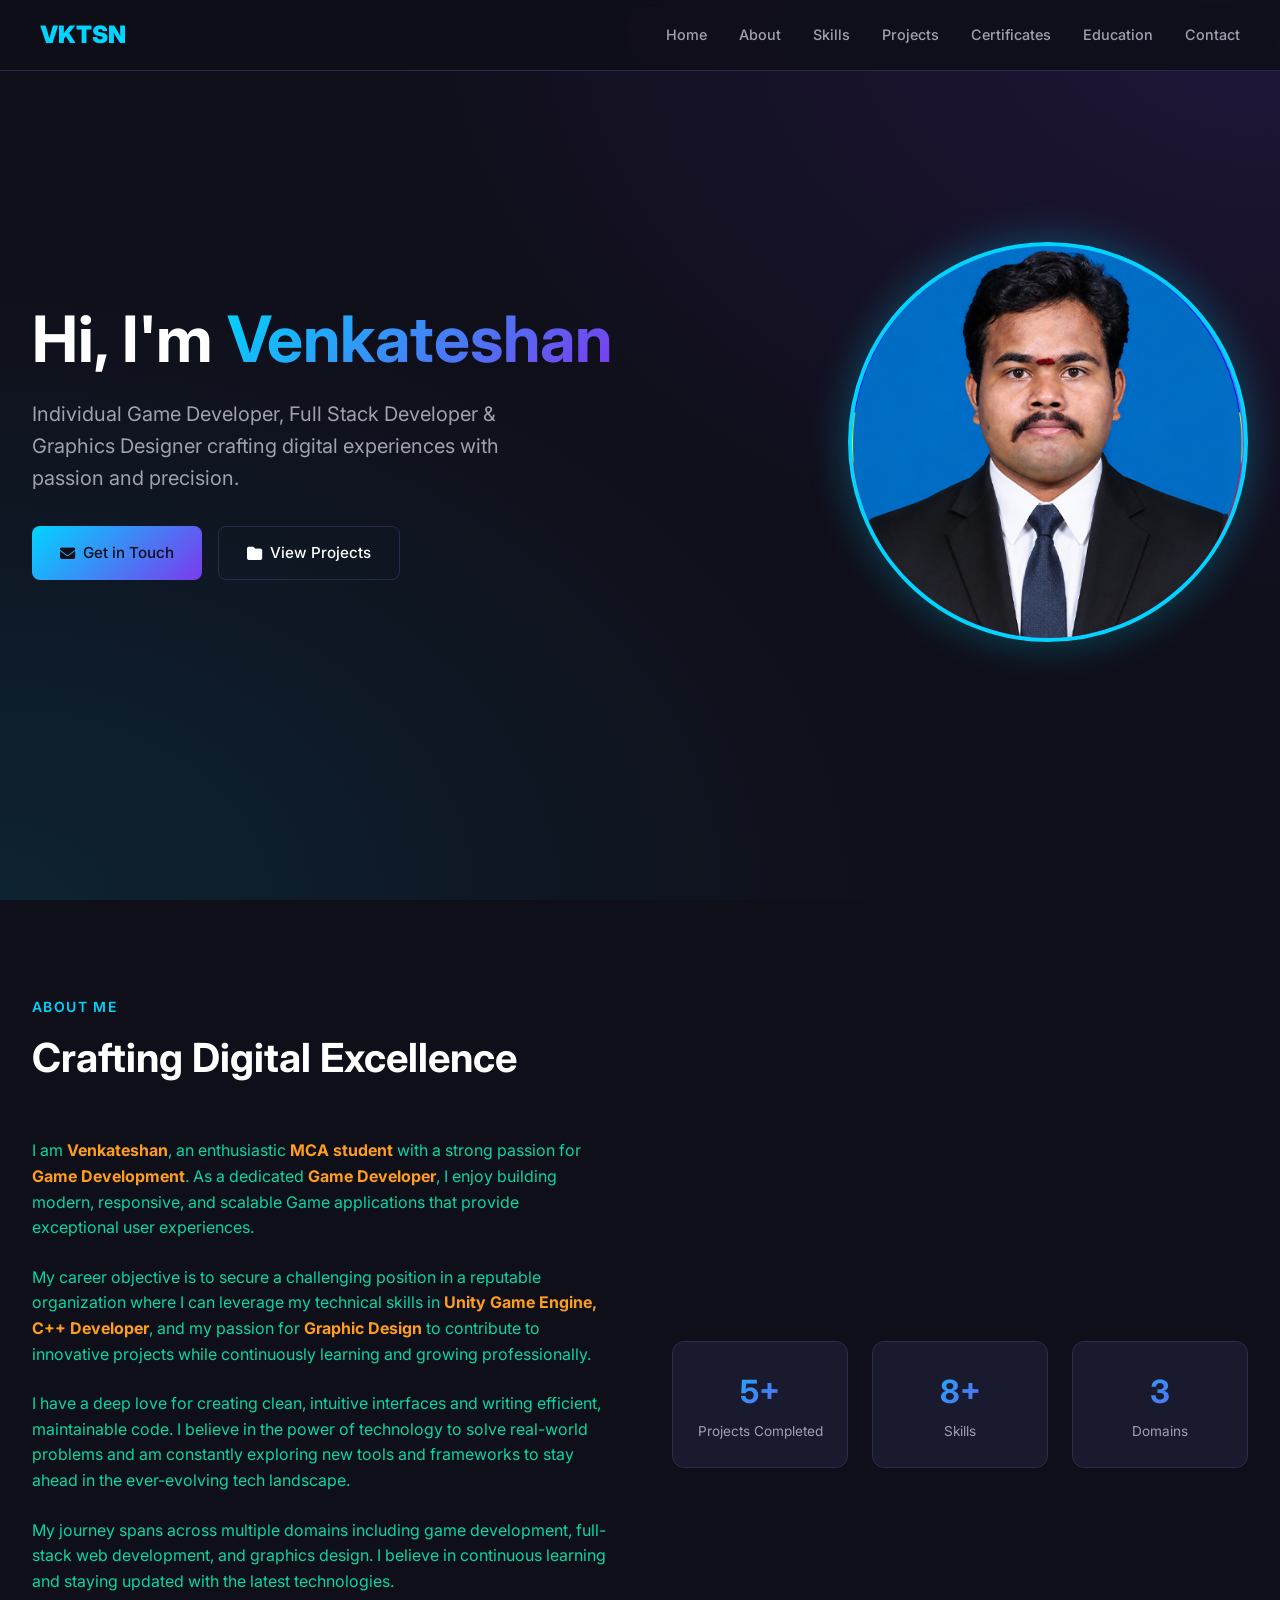
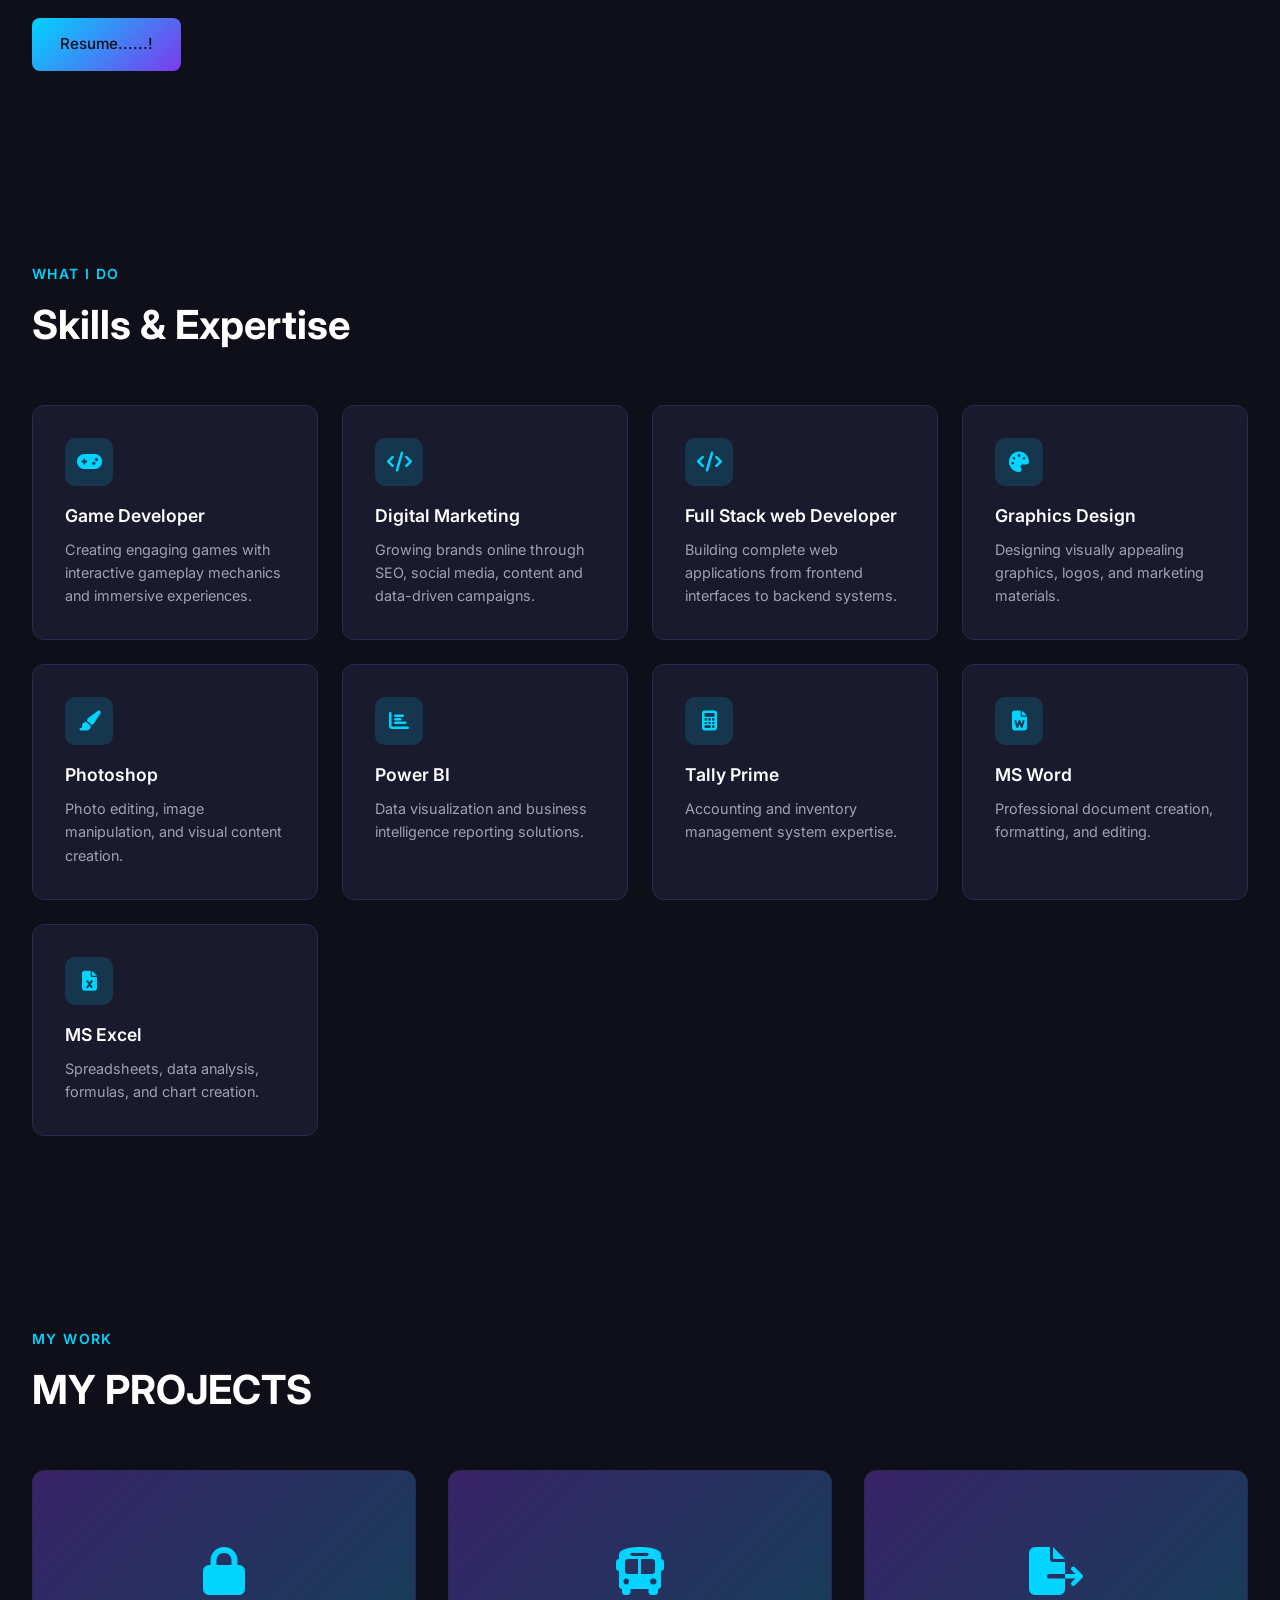
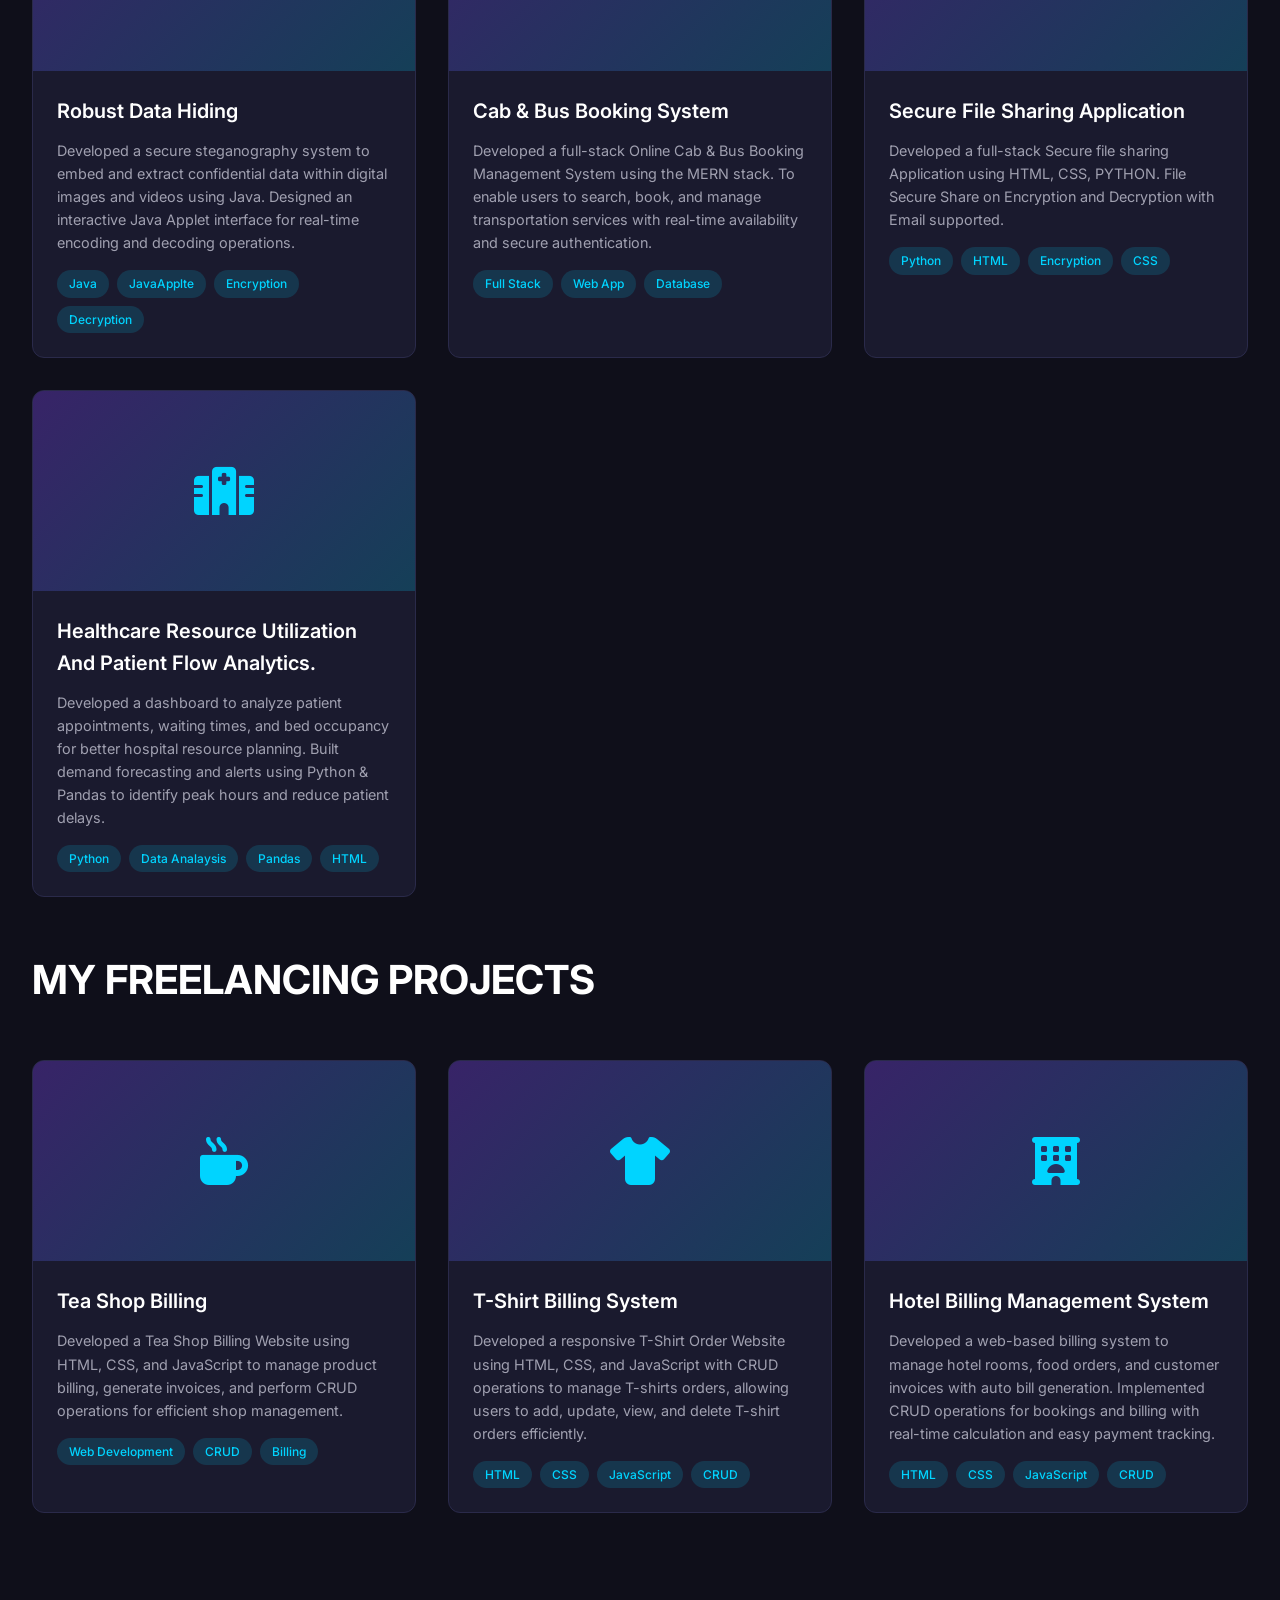
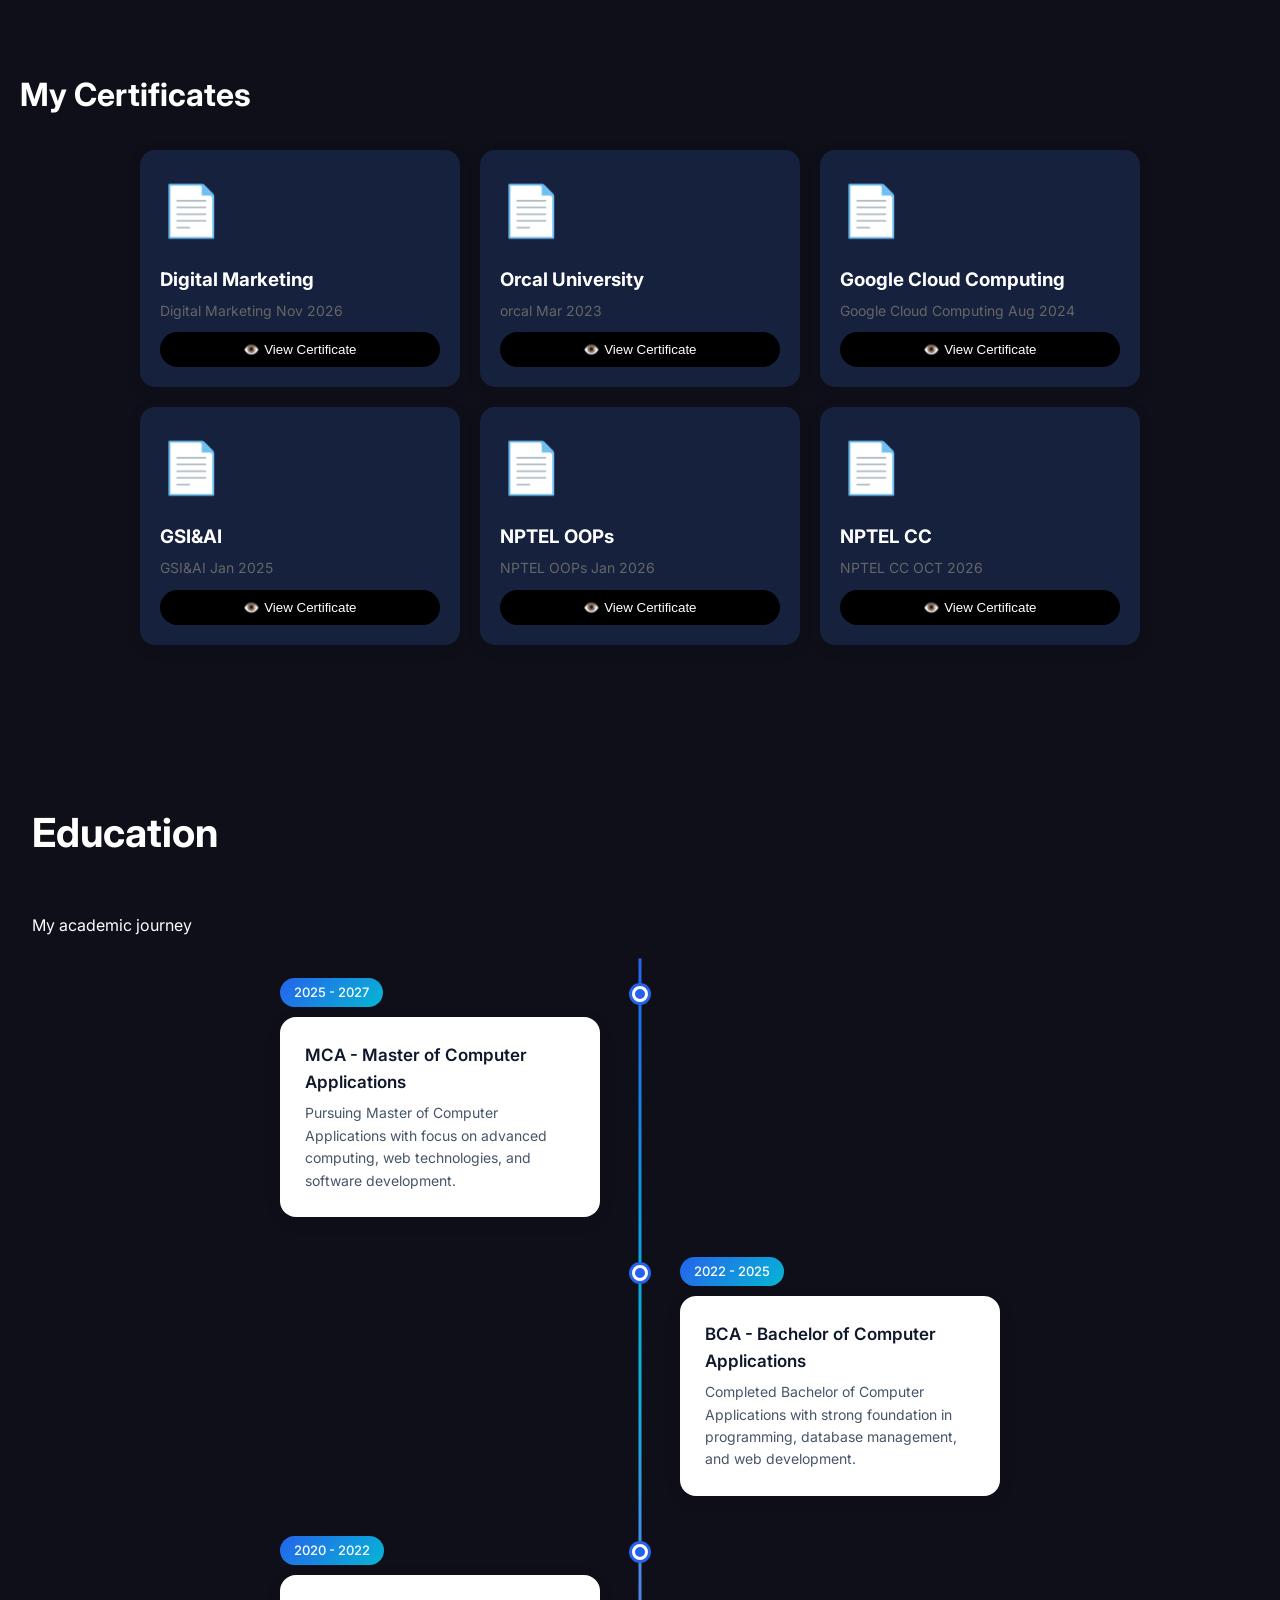
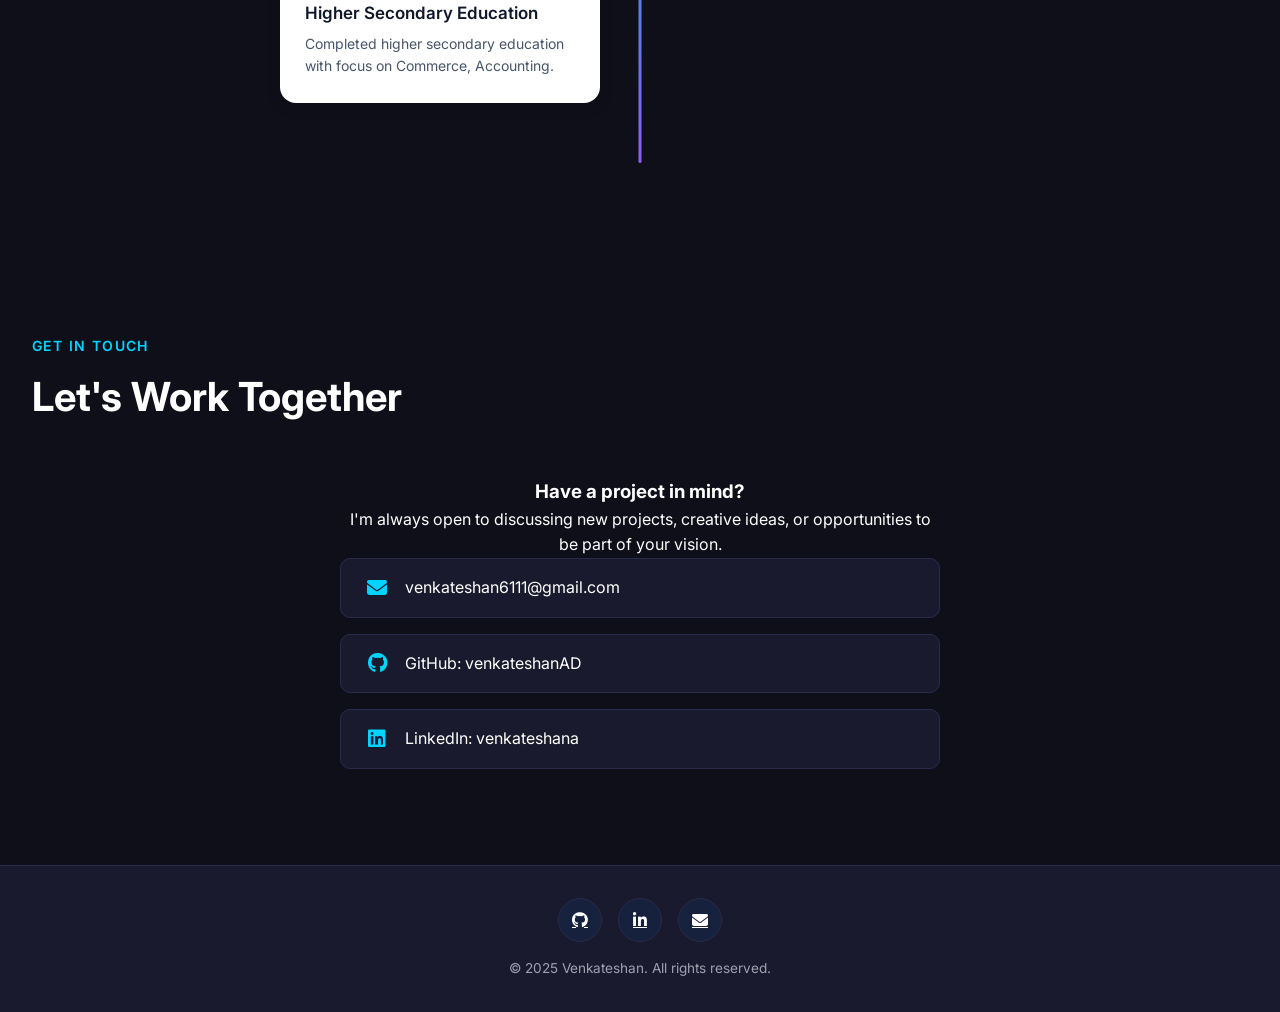
<file: index.html>
<!DOCTYPE html>
<html lang="en">

<head>
    <meta charset="UTF-8">
    <meta name="viewport" content="width=device-width, initial-scale=1.0">
    <title>Venkateshan | Portfolio</title>

    <meta name="description"
        content="Hi, I'm Venkateshan A from Vellore. MCA Student, Digital Marketing, Web Developer, Graphic Designer & Data Analyst. Check my projects, freelancing works & skills.">

    <meta name="keywords"
        content="  VKTSN AD portfolio Venkateshan A, Venkateshan AD portfolio, digital marketing Vellore, web developer Vellore, MCA student portfolio, graphic designer Vellore">

    <meta name="author" content="Venkateshan A">

    <link href="https://fonts.googleapis.com/css2?family=Inter:wght@300;400;500;600;700&display=swap" rel="stylesheet">
    <link rel="stylesheet" href="https://cdnjs.cloudflare.com/ajax/libs/font-awesome/6.4.0/css/all.min.css">
    <link rel="stylesheet" href="styles.css">
</head>

<body>

    <!-- Navigation Bar -->
    <nav>
        <div class="nav-content">
            <a href="#home" class="logo"
                style="font-size: 1.5rem; font-weight: 900; color: var(--accent); text-decoration: none;">VKTSN</a>
            <button class="menu-toggle" aria-label="Toggle menu">
                <i class="fas fa-bars"></i>
            </button>
            <ul class="nav-links">
                <li><a href="#home">Home</a></li>
                <li><a href="#about">About</a></li>
                <li><a href="#skills">Skills</a></li>
                <li><a href="#projects">Projects</a></li>
                <li><a href="#certificates">Certificates</a></li>
                <li><a href="#education">Education</a></li>
                
                <li><a href="#contact">Contact</a></li>
            </ul>
        </div>
    </nav>

    <!-- Hero Section -->
    <section class="hero" id="home">
        <div class="hero-wrapper">
            <div class="hero-content fade-in">
                <h1>Hi, I'm <span>Venkateshan</span></h1>
                <p>Individual Game Developer, Full Stack Developer & Graphics Designer crafting digital experiences with
                    passion and precision.</p>
                <div class="hero-buttons">
                    <a href="#contact" class="btn btn-primary">
                        <i class="fas fa-envelope"></i> Get in Touch
                    </a>
                    <a href="#projects" class="btn btn-secondary">
                        <i class="fas fa-folder"></i> View Projects
                    </a>
                </div>
            </div>
            <div class="hero-image fade-in">
                <img src="ph/vnkt.png" alt="Venkateshan" class="profile-photo">
            </div>
        </div>
    </section>


    <!-- About Me Section -->
    <section id="about">
        <div class="section-label">About Me</div>
        <h2 class="section-title">Crafting Digital Excellence</h2>
        <div class="about-grid">
            <div class="about-text fade-in">
                <p>I am <strong>Venkateshan</strong>, an enthusiastic <strong>MCA student</strong> with a strong passion
                    for
                    <strong>Game Development</strong>. As a dedicated <strong>Game Developer</strong>, I enjoy
                    building modern, responsive, and scalable Game applications that provide exceptional user
                    experiences.
                </p>
                <p>My career objective is to secure a challenging position in a reputable organization where I can
                    leverage my
                    technical skills in <strong>Unity Game Engine, C++ Developer</strong>, and my passion for
                    <strong>Graphic Design</strong> to contribute to innovative projects while continuously learning and
                    growing
                    professionally.
                </p>
                <p>I have a deep love for creating clean, intuitive interfaces and writing efficient, maintainable code.
                    I
                    believe in the power of technology to solve real-world problems and am constantly exploring new
                    tools and
                    frameworks to stay ahead in the ever-evolving tech landscape.</p>
                <p>My journey spans across multiple domains including game development, full-stack web development, and
                    graphics design. I believe in continuous learning and staying updated with the latest technologies.
                </p>

                <a href="ph/Venkateshan_Resume.pdf" download="" class="btn btn-primary"> Resume......!</a>

            </div>
            <div class="about-stats fade-in">
                <div class="stat">
                    <div class="stat-number">5+</div>
                    <div class="stat-label">Projects Completed</div>
                </div>
                <div class="stat">
                    <div class="stat-number">8+</div>
                    <div class="stat-label">Skills</div>
                </div>
                <div class="stat">
                    <div class="stat-number">3</div>
                    <div class="stat-label">Domains</div>
                </div>
            </div>
        </div>
    </section>


    <!-- Skills Section -->
    <section id="skills">
        <div class="section-label">What I Do</div>
        <h2 class="section-title">Skills & Expertise</h2>
        <div class="skills-grid">
            <div class="skill-card fade-in">
                <div class="skill-icon">
                    <i class="fas fa-gamepad"></i>
                </div>
                <h3>Game Developer</h3>
                <p>Creating engaging games with interactive gameplay mechanics and immersive experiences.</p>
            </div>
            <div class="skill-card fade-in">
                <div class="skill-icon">
                    <i class="fas fa-code"></i>
                </div>
                <h3>Digital Marketing</h3>
                <p>Growing brands online through SEO, social media, content and data-driven campaigns.</p>
            </div>

            <div class="skill-card fade-in">
                <div class="skill-icon">
                    <i class="fas fa-code"></i>
                </div>
                <h3>Full Stack web Developer</h3>
                <p>Building complete web applications from frontend interfaces to backend systems.</p>
            </div>
            <div class="skill-card fade-in">
                <div class="skill-icon">
                    <i class="fas fa-palette"></i>
                </div>
                <h3>Graphics Design</h3>
                <p>Designing visually appealing graphics, logos, and marketing materials.</p>
            </div>
            <div class="skill-card fade-in">
                <div class="skill-icon">
                    <i class="fas fa-paint-brush"></i>
                </div>
                <h3>Photoshop</h3>
                <p>Photo editing, image manipulation, and visual content creation.</p>
            </div>
            <div class="skill-card fade-in">
                <div class="skill-icon">
                    <i class="fas fa-chart-bar"></i>
                </div>
                <h3>Power BI</h3>
                <p>Data visualization and business intelligence reporting solutions.</p>
            </div>
            <div class="skill-card fade-in">
                <div class="skill-icon">
                    <i class="fas fa-calculator"></i>
                </div>
                <h3>Tally Prime</h3>
                <p>Accounting and inventory management system expertise.</p>
            </div>
            <div class="skill-card fade-in">
                <div class="skill-icon">
                    <i class="fas fa-file-word"></i>
                </div>
                <h3>MS Word</h3>
                <p>Professional document creation, formatting, and editing.</p>
            </div>
            <div class="skill-card fade-in">
                <div class="skill-icon">
                    <i class="fas fa-file-excel"></i>
                </div>
                <h3>MS Excel</h3>
                <p>Spreadsheets, data analysis, formulas, and chart creation.</p>
            </div>
        </div>
    </section>

    <!-- Projects Section -->
    <section id="projects">
        <div class="section-label">My Work</div>
        <h2 class="section-title">MY PROJECTS</h2>
        <div class="projects-grid">
            <div class="project-card fade-in">
                <div class="project-image">
                    <i class="fas fa-lock"></i>
                </div>
                <div class="project-content">
                    <h3>Robust Data Hiding</h3>
                    <p>Developed a secure steganography system to embed and extract confidential data within digital
                        images and videos using Java.
                        Designed an interactive Java Applet interface for real-time encoding and decoding operations.
                    </p>
                    <div class="project-tags">
                        <span class="project-tag">Java</span>
                        <span class="project-tag">JavaApplte</span>
                        <span class="project-tag">Encryption</span>
                        <span class="project-tag">Decryption</span>
                    </div>
                </div>
            </div>
            <div class="project-card fade-in">
                <div class="project-image">
                    <i class="fas fa-bus"></i>
                </div>
                <div class="project-content">
                    <h3>Cab & Bus Booking System</h3>
                    <p> Developed a full-stack Online Cab & Bus Booking Management System using the MERN stack.
                        To enable users to search, book, and manage transportation services with real-time availability
                        and secure authentication.</p>
                    <div class="project-tags">
                        <span class="project-tag">Full Stack</span>
                        <span class="project-tag">Web App</span>
                        <span class="project-tag">Database</span>
                    </div>
                </div>
            </div>

            <div class="project-card fade-in">
                <div class="project-image">
                    <i class="fa-solid fa-file-export"></i>
                </div>
                <div class="project-content">
                    <h3> Secure File Sharing Application</h3>
                    <p>Developed a full-stack Secure file sharing Application using HTML, CSS, PYTHON.
                        File Secure Share on Encryption and Decryption with Email supported.</p>
                    <div class="project-tags">
                        <span class="project-tag">Python</span>
                        <span class="project-tag">HTML</span>
                        <span class="project-tag">Encryption</span>
                        <span class="project-tag">CSS</span>
                    </div>
                </div>
            </div>

            <div class="project-card fade-in">
                <div class="project-image">
                    <i class="fa-solid fa-hospital"></i>
                </div>
                <div class="project-content">
                    <h3>Healthcare Resource Utilization And Patient Flow Analytics.</h3>
                    <p>Developed a dashboard to analyze patient appointments, waiting times, and bed occupancy for
                        better hospital resource planning.
                        Built demand forecasting and alerts using Python & Pandas to identify peak hours and reduce
                        patient delays.
                    </p>
                    <div class="project-tags">
                        <span class="project-tag">Python</span>
                        <span class="project-tag">Data Analaysis </span>
                        <span class="project-tag">Pandas</span>
                        <span class="project-tag">HTML</span>
                    </div>
                </div>
            </div>
        </div>

        <br><br>

        <h2 class="section-title">MY FREELANCING PROJECTS</h2>
        <div class="projects-grid">

            <div class="project-card fade-in">
                <div class="project-image">
                    <i class="fas fa-mug-hot"></i>
                </div>
                <div class="project-content">
                    <h3>Tea Shop Billing</h3>
                    <p>Developed a Tea Shop Billing Website using HTML, CSS, and JavaScript to manage product
                        billing, generate invoices, and perform CRUD operations for efficient shop management.</p>
                    <div class="project-tags">
                        <span class="project-tag">Web Development</span>
                        <span class="project-tag">CRUD</span>
                        <span class="project-tag">Billing</span>
                    </div>
                </div>
            </div>
            <div class="project-card fade-in">
                <div class="project-image">
                    <i class="fas fa-tshirt"></i>
                </div>
                <div class="project-content">
                    <h3>T-Shirt Billing System</h3>
                    <p>Developed a responsive T-Shirt Order Website using HTML, CSS, and JavaScript with CRUD operations
                        to
                        manage T-shirts orders, allowing users to add, update, view, and delete T-shirt orders
                        efficiently.</p>
                    <div class="project-tags">
                        <span class="project-tag">HTML</span>
                        <span class="project-tag">CSS</span>
                        <span class="project-tag">JavaScript</span>
                        <span class="project-tag">CRUD</span>
                    </div>
                </div>
            </div>

            <div class="project-card fade-in">
                <div class="project-image">
                    <i class="fa-solid fa-hotel"></i>
                </div>
                <div class="project-content">
                    <h3>Hotel Billing Management System </h3>
                    <p>Developed a web-based billing system to manage hotel rooms, food orders, and customer invoices
                        with auto bill generation.
                        Implemented CRUD operations for bookings and billing with real-time calculation and easy payment
                        tracking.</p>
                    <div class="project-tags">
                        <span class="project-tag">HTML</span>
                        <span class="project-tag">CSS</span>
                        <span class="project-tag">JavaScript</span>
                        <span class="project-tag">CRUD</span>
                    </div>
                </div>
            </div>

        </div>
    </section>

    <!-- CERTIFICATES PDF SECTION START -->
    <section id="certificates" style="padding: 60px 20px; ">
        <h2 style="font-size: 32px; margin-bottom: 30px;">My Certificates</h2>

        <div style="display: flex; flex-wrap: wrap; justify-content: center; gap: 20px;">

            <!-- Certificate 1 - PDF -->
            <div
                style="background: #16213e; border-radius: 15px; box-shadow: 0 4px 15px rgba(0,0,0,0.1); width: 320px; padding: 20px;">
                <div style="font-size: 50px;">📄</div>
                <h3 style="margin: 15px 0 5px;">Digital Marketing</h3>
                <p style="color: #666; font-size: 14px;">Digital Marketing Nov 2026</p>
                <button onclick="viewCertificatePDF('certifcates/Venkateshan_A_Certificate.pdf', 'Digital Marketing ')"
                    style="background: #000; color: #fff; border: none; padding: 10px 20px; border-radius: 25px; cursor: pointer; margin-top: 10px; width: 100%;">
                    👁️ View Certificate
                </button>
            </div>

            <div
                style="background: #16213e; border-radius: 15px; box-shadow: 0 4px 15px rgba(0,0,0,0.1); width: 320px; padding: 20px;">
                <div style="font-size: 50px;">📄</div>
                <h3 style="margin: 15px 0 5px;">Orcal University</h3>
                <p style="color: #666; font-size: 14px;">orcal Mar 2023</p>
                <button onclick="viewCertificatePDF('certifcates/cr 5.pdf', 'orcal')"
                    style="background: #000; color: #fff; border: none; padding: 10px 20px; border-radius: 25px; cursor: pointer; margin-top: 10px; width: 100%;">
                    👁️ View Certificate
                </button>
            </div>

            <div
                style="background: #16213e; border-radius: 15px; box-shadow: 0 4px 15px rgba(0,0,0,0.1); width: 320px; padding: 20px;">
                <div style="font-size: 50px;">📄</div>
                <h3 style="margin: 15px 0 5px;">Google Cloud Computing</h3>
                <p style="color: #666; font-size: 14px;">Google Cloud Computing Aug 2024</p>
                <button onclick="viewCertificatePDF('certifcates/cr 1.pdf', 'Google Cloud Computing')"
                    style="background: #000; color: #fff; border: none; padding: 10px 20px; border-radius: 25px; cursor: pointer; margin-top: 10px; width: 100%;">
                    👁️ View Certificate
                </button>
            </div>

            <div
                style="background: #16213e; border-radius: 15px; box-shadow: 0 4px 15px rgba(0,0,0,0.1); width: 320px; padding: 20px;">
                <div style="font-size: 50px;">📄</div>
                <h3 style="margin: 15px 0 5px;">GSI&AI</h3>
                <p style="color: #666; font-size: 14px;">GSI&AI Jan 2025</p>
                <button onclick="viewCertificatePDF('certifcates/cr 2.pdf', 'GSI&AI Marketing ')"
                    style="background: #000; color: #fff; border: none; padding: 10px 20px; border-radius: 25px; cursor: pointer; margin-top: 10px; width: 100%;">
                    👁️ View Certificate
                </button>
            </div>

            <div
                style="background: #16213e; border-radius: 15px; box-shadow: 0 4px 15px rgba(0,0,0,0.1); width: 320px; padding: 20px;">
                <div style="font-size: 50px;">📄</div>
                <h3 style="margin: 15px 0 5px;">NPTEL OOPs</h3>
                <p style="color: #666; font-size: 14px;">NPTEL OOPs Jan 2026</p>
                <button onclick="viewCertificatePDF('certifcates/cr 4.pdf', 'GSI&AI Marketing ')"
                    style="background: #000; color: #fff; border: none; padding: 10px 20px; border-radius: 25px; cursor: pointer; margin-top: 10px; width: 100%;">
                    👁️ View Certificate
                </button>
            </div>

            <div
                style="background: #16213e; border-radius: 15px; box-shadow: 0 4px 15px rgba(0,0,0,0.1); width: 320px; padding: 20px;">
                <div style="font-size: 50px;">📄</div>
                <h3 style="margin: 15px 0 5px;">NPTEL CC</h3>
                <p style="color: #666; font-size: 14px;">NPTEL CC OCT 2026</p>
                <button onclick="viewCertificatePDF('certifcates/cr 3.pdf', 'GSI&AI Marketing ')"
                    style="background: #000; color: #fff; border: none; padding: 10px 20px; border-radius: 25px; cursor: pointer; margin-top: 10px; width: 100%;">
                    👁️ View Certificate
                </button>
            </div>

        </div>
    </section>

    <!-- PDF POPUP / MODAL -->
    <div id="certModal"
        style="display: none; position: fixed; top: 0; left: 0; width: 100%; height: 100%; background: rgba(0,0,0,0.9); z-index: 9999; justify-content: center; align-items: center; flex-direction: column; padding: 15px; box-sizing: border-box;">
        <span onclick="closeCertificate()"
            style="color: #fff; font-size: 35px; cursor: pointer; position: absolute; top: 10px; right: 25px;">&times;</span>
        <h3 id="certTitle" style="color: #fff; margin-bottom: 12px; text-align: center; font-size: 18px;"></h3>

        <!-- PDF inga theriyum da -->
        <iframe id="certPDF" src=""
            style="width: 95%; max-width: 900px; height: 75vh; background: #fff; border-radius: 10px; border: none;"></iframe>

        <div style="display: flex; gap: 10px; margin-top: 15px; flex-wrap: wrap; justify-content: center;">
            <a id="certOpenNew" href="" target="_blank"
                style="background: #fff; color: #000; padding: 10px 20px; border-radius: 25px; text-decoration: none; font-weight: bold;">🔗
                Open in New Tab</a>
            <a id="certDownload" href="" download
                style="background: #FFD700; color: #000; padding: 10px 20px; border-radius: 25px; text-decoration: none; font-weight: bold;">⬇️
                Download</a>
        </div>
    </div>

    <!-- education Section -->

    <section id="education" class="education section">
        <div class="container">
            <h2 class="section-title">Education</h2>
            <p class="section-subtitle">My academic journey</p>

            <div class="timeline">

                <div class="timeline-item">
                    <div class="timeline-dot"></div>
                    <div class="timeline-date">2025 - 2027</div>
                    <div class="timeline-content">
                        <h3>MCA - Master of Computer Applications</h3>
                        <p>Pursuing Master of Computer Applications with focus on advanced computing, web technologies,
                            and software development.</p>
                    </div>
                </div>

                <div class="timeline-item">
                    <div class="timeline-dot"></div>
                    <div class="timeline-date">2022 - 2025</div>
                    <div class="timeline-content">
                        <h3>BCA - Bachelor of Computer Applications</h3>
                        <p>Completed Bachelor of Computer Applications with strong foundation in programming, database
                            management, and web development.</p>
                    </div>
                </div>

                <div class="timeline-item">
                    <div class="timeline-dot"></div>
                    <div class="timeline-date">2020 - 2022</div>
                    <div class="timeline-content">
                        <h3>Higher Secondary Education</h3>
                        <p>Completed higher secondary education with focus on Commerce, Accounting.</p>
                    </div>
                </div>
            </div>
        </div>
    </section>

    <!-- Contact Section -->
    <section id="contact">
        <div class="section-label">Get in Touch</div>
        <h2 class="section-title">Let's Work Together</h2>
        <div class="contact-wrapper">
            <div class="contact-info fade-in">
                <h3>Have a project in mind?</h3>
                <p>I'm always open to discussing new projects, creative ideas, or opportunities to be part of your
                    vision.</p>
                <div class="contact-links">
                    <a href="mailto:venkateshan6111@gmail.com" class="contact-link">
                        <i class="fas fa-envelope"></i>
                        <span>venkateshan6111@gmail.com</span>
                    </a>
                    <a href="https://github.com/venkateshanAD" class="contact-link" target="_blank">
                        <i class="fab fa-github"></i>
                        <span>GitHub: venkateshanAD</span>
                    </a>
                    <a href="https://www.linkedin.com/in/venkateshan-a-885405349/" class="contact-link" target="_blank">
                        <i class="fab fa-linkedin"></i>
                        <span>LinkedIn: venkateshana</span>
                    </a>
                </div>
            </div>
        </div>
    </section>

    <script>
        function viewCertificatePDF(pdfSrc, title) {
            document.getElementById('certPDF').src = pdfSrc;
            document.getElementById('certTitle').innerText = title;
            document.getElementById('certDownload').href = pdfSrc;
            document.getElementById('certOpenNew').href = pdfSrc;
            document.getElementById('certModal').style.display = 'flex';
            document.body.style.overflow = 'hidden'; // background scroll aagama iruka
        }
        function closeCertificate() {
            document.getElementById('certModal').style.display = 'none';
            document.getElementById('certPDF').src = '';
            document.body.style.overflow = 'auto';
        }
        // Veliya click panna moodum
        document.getElementById('certModal').addEventListener('click', function (e) {
            if (e.target.id === 'certModal') closeCertificate();
        });
    </script>
    <!-- CERTIFICATES PDF SECTION END -->

    <!-- Footer Section -->
    <footer>
        <div class="social-links">
            <a href="https://github.com/venkateshanAD" target="_blank" aria-label="GitHub">
                <i class="fab fa-github"></i>
            </a>
            <a href="https://www.linkedin.com/in/venkateshan-a-885405349/" target="_blank" aria-label="LinkedIn">
                <i class="fab fa-linkedin-in"></i>
            </a>
            <a href="mailto:venkateshan6111@gmail.com" aria-label="Email">
                <i class="fas fa-envelope"></i>
            </a>
        </div>
        <p class="copyright">&copy; 2025 Venkateshan. All rights reserved.</p>
    </footer>

    <script src="script.js"></script>
</body>

</html>
</file>
<file: styles.css>
* {
    margin: 0;
    padding: 0;
    box-sizing: border-box;
}

:root {
    --bg-primary: #0f0f1a;
    --bg-secondary: #1a1a2e;
    --bg-tertiary: #16213e;
    --text-primary: #ffffff;
    --text-secondary: #a0a0b0;
    --accent: #00d4ff;
    --accent-secondary: #7c3aed;
    --accent-light: rgba(0, 212, 255, 0.15);
    --border: #2a2a4a;
}

html {
    scroll-behavior: smooth;
}

body {
    font-family: 'Inter', sans-serif;
    background: var(--bg-primary);
    color: var(--text-primary);
    line-height: 1.6;
}

nav {
    position: fixed;
    top: 0;
    left: 0;
    right: 0;
    background: rgba(15, 15, 26, 0.9);
    backdrop-filter: blur(10px);
    z-index: 1000;
    padding: 1rem 2rem;
    border-bottom: 1px solid var(--border);
}

.nav-content {
    max-width: 1200px;
    margin: 0 auto;
    display: flex;
    justify-content: space-between;
    align-items: center;
}

.logo {
    font-size: 1.25rem;
    font-weight: 600;
    color: var(--text-primary);
    text-decoration: none;
}

.logo span {
    color: var(--accent);
}

.nav-links {
    display: flex;
    gap: 2rem;
    list-style: none;
}

.nav-links a {
    color: var(--text-secondary);
    text-decoration: none;
    font-size: 0.9rem;
    font-weight: 500;
    transition: color 0.3s;
}

.nav-links a:hover {
    color: var(--accent);
}

.menu-toggle {
    display: none;
    background: none;
    border: none;
    font-size: 1.5rem;
    cursor: pointer;
    color: var(--text-primary);
}

section {
    padding: 6rem 2rem;
    max-width: 1350px;
    margin: 0 auto;
}

.hero {
    min-height: 100vh;
    display: flex;
    align-items: center;
    padding-top: 80px;
    background: radial-gradient(ellipse at top right, rgba(124, 58, 237, 0.15) 0%, transparent 50%),
        radial-gradient(ellipse at bottom left, rgba(0, 212, 255, 0.1) 0%, transparent 50%);
}

.hero-wrapper {
    display: flex;
    align-items: center;
    justify-content: space-between;
    gap: 4rem;
    width: 100%;
}

.hero-content {
    flex: 1;
    max-width: 600px;
}

.hero-image {
    flex-shrink: 0;
}

.profile-photo {
    width: 400px;
    height: 400px;
    border-radius: 50%;
    object-fit: cover;
    border: 4px solid var(--accent);
    box-shadow: 0 0 40px rgba(0, 212, 255, 0.3);
    background: linear-gradient(135deg, var(--accent) 0%, var(--accent-secondary) 100%);
    display: flex;
    align-items: center;
    justify-content: center;
    font-size: 8rem;
}

.hero h1 {
    font-size: clamp(2.5rem, 6vw, 4rem);
    font-weight: 700;
    line-height: 1.1;
    margin-bottom: 1.5rem;
}

.hero h1 span {
    background: linear-gradient(135deg, var(--accent) 0%, var(--accent-secondary) 100%);
    -webkit-background-clip: text;
    -webkit-text-fill-color: transparent;
    background-clip: text;
}

.hero p {
    font-size: 1.25rem;
    color: var(--text-secondary);
    margin-bottom: 2rem;
    max-width: 500px;
}

.hero-buttons {
    display: flex;
    gap: 1rem;
    flex-wrap: wrap;
}

.btn {
    display: inline-flex;
    align-items: center;
    gap: 0.5rem;
    padding: 0.875rem 1.75rem;
    border-radius: 8px;
    font-weight: 500;
    text-decoration: none;
    transition: all 0.3s;
    font-size: 0.95rem;
}

.btn-primary {
    background: linear-gradient(135deg, var(--accent) 0%, var(--accent-secondary) 100%);
    color: #0f0f1a;
}

.btn-primary:hover {
    transform: translateY(-2px);
    box-shadow: 0 8px 25px rgba(0, 212, 255, 0.3);
}

.btn-secondary {
    background: transparent;
    color: var(--text-primary);
    border: 1px solid var(--border);
}

.btn-secondary:hover {
    border-color: var(--accent);
    background: var(--accent-light);
}

.section-label {
    font-size: 0.875rem;
    font-weight: 600;
    text-transform: uppercase;
    letter-spacing: 0.1em;
    color: var(--accent);
    margin-bottom: 0.5rem;
}

.section-title {
    font-size: 2.5rem;
    font-weight: 700;
    margin-bottom: 3rem;
}

.about-grid {
    display: grid;
    grid-template-columns: 1fr 1fr;
    gap: 4rem;
    align-items: center;
}

.about-text p {
    color: #09d6a3;
    margin-bottom: 1.5rem;
}

.about-text strong {
  color: #ff9e1e;
}

.about-stats {
    display: grid;
    grid-template-columns: repeat(3, 1fr);
    gap: 1.5rem;
}

.stat {
    text-align: center;
    padding: 1.5rem;
    background: var(--bg-secondary);
    border-radius: 12px;
    border: 1px solid var(--border);
    transition: all 0.3s;
}

.stat:hover {
    border-color: var(--accent);
    transform: translateY(-4px);
}

.stat-number {
    font-size: 2rem;
    font-weight: 700;
    background: linear-gradient(135deg, var(--accent) 0%, var(--accent-secondary) 100%);
    -webkit-background-clip: text;
    -webkit-text-fill-color: transparent;
    background-clip: text;
}

.stat-label {
    font-size: 0.85rem;
    color: var(--text-secondary);
    margin-top: 0.25rem;
}

.skills-grid {
    display: grid;
    grid-template-columns: repeat(auto-fill, minmax(280px, 1fr));
    gap: 1.5rem;
}

.skill-card {
    background: var(--bg-secondary);
    padding: 2rem;
    border-radius: 12px;
    border: 1px solid var(--border);
    transition: all 0.3s;
}

.skill-card:hover {
    border-color: var(--accent);
    transform: translateY(-4px);
    box-shadow: 0 12px 24px rgba(0, 0, 0, 0.3);
}

.skill-icon {
    width: 48px;
    height: 48px;
    background: var(--accent-light);
    border-radius: 10px;
    display: flex;
    align-items: center;
    justify-content: center;
    margin-bottom: 1rem;
    color: var(--accent);
    font-size: 1.25rem;
}

.skill-card h3 {
    font-size: 1.1rem;
    font-weight: 600;
    margin-bottom: 0.5rem;
}

.skill-card p {
    font-size: 0.9rem;
    color: var(--text-secondary);
}

.projects-grid {
    display: grid;
    grid-template-columns: repeat(auto-fill, minmax(350px, 1fr));
    gap: 2rem;
}

.project-card {
    background: var(--bg-secondary);
    border-radius: 12px;
    border: 1px solid var(--border);
    overflow: hidden;
    transition: all 0.3s;
}

.project-card:hover {
    transform: translateY(-4px);
    box-shadow: 0 12px 24px rgba(0, 0, 0, 0.3);
    border-color: var(--accent);
}

.project-image {
    height: 200px;
    background: linear-gradient(135deg, rgba(124, 58, 237, 0.3) 0%, rgba(0, 212, 255, 0.2) 100%);
    display: flex;
    align-items: center;
    justify-content: center;
}

.project-image i {
    font-size: 3rem;
    color: var(--accent);
}

.project-content {
    padding: 1.5rem;
}

.project-content h3 {
    font-size: 1.25rem;
    font-weight: 600;
    margin-bottom: 0.75rem;
}

.project-content p {
    color: var(--text-secondary);
    font-size: 0.9rem;
    margin-bottom: 1rem;
}

.project-tags {
    display: flex;
    gap: 0.5rem;
    flex-wrap: wrap;
}

.project-tag {
    font-size: 0.75rem;
    padding: 0.25rem 0.75rem;
    background: var(--accent-light);
    color: var(--accent);
    border-radius: 20px;
    font-weight: 500;
}

.contact-wrapper {
    display: flex;
    justify-content: center;
}

.contact-info {
    max-width: 600px;
    text-align: center;
}

.contact-links {
    display: flex;
    flex-direction: column;
    gap: 1rem;
}

.contact-link {
    display: flex;
    align-items: center;
    gap: 1rem;
    padding: 1rem 1.5rem;
    background: var(--bg-secondary);
    border: 1px solid var(--border);
    border-radius: 10px;
    text-decoration: none;
    color: var(--text-primary);
    transition: all 0.3s;
}

.contact-link:hover {
    border-color: var(--accent);
    background: var(--accent-light);
}

.contact-link i {
    font-size: 1.25rem;
    color: var(--accent);
    width: 24px;
}

.contact-form {
    background: var(--bg-secondary);
    padding: 2rem;
    border-radius: 12px;
    border: 1px solid var(--border);
}

.form-group {
    margin-bottom: 1.5rem;
}

.form-group label {
    display: block;
    font-size: 0.9rem;
    font-weight: 500;
    margin-bottom: 0.5rem;
}

.form-group input,
.form-group textarea {
    width: 100%;
    padding: 0.875rem 1rem;
    border: 1px solid var(--border);
    border-radius: 8px;
    font-family: inherit;
    font-size: 0.95rem;
    background: var(--bg-tertiary);
    color: var(--text-primary);
    transition: border-color 0.3s;
}

.form-group input:focus,
.form-group textarea:focus {
    outline: none;
    border-color: var(--accent);
}

.form-group input::placeholder,
.form-group textarea::placeholder {
    color: var(--text-secondary);
}

.form-group textarea {
    resize: vertical;
    min-height: 120px;
}

.timeline {
  position: relative;
  max-width: 800px;
  margin: 0 auto;
  padding: 20px 0;
}

.timeline::before {
  content: '';
  position: absolute;
  left: 50%;
  transform: translateX(-50%);
  width: 3px;
  height: 100%;
  background: linear-gradient(180deg, #2563EB, #06B6D4, #8B5CF6);
  border-radius: 3px;
}

.timeline-item {
  position: relative;
  width: 50%;
  padding: 20px 40px;
  opacity: 0;
  transform: translateX(-30px);
  transition: all 0.6s;
}

.timeline-item.show {
  opacity: 1;
  transform: translateX(0);
}

.timeline-item:nth-child(odd) {
  left: 0;
}

.timeline-item:nth-child(even) {
  left: 50%;
  transform: translateX(30px);
}

.timeline-item:nth-child(even).show {
  transform: translateX(0);
}

.timeline-dot {
  position: absolute;
  top: 28px;
  width: 16px;
  height: 16px;
  background: #2563EB;
  border: 3px solid #fff;
  border-radius: 50%;
  box-shadow: 0 0 0 3px #2563EB;
  z-index: 1;
}

.timeline-item:nth-child(odd) .timeline-dot {
  right: -8px;
}

.timeline-item:nth-child(even) .timeline-dot {
  left: -8px;
}

.timeline-date {
  display: inline-block;
  padding: 4px 14px;
  background: linear-gradient(135deg, #2563EB, #06B6D4);
  color: #fff;
  border-radius: 20px;
  font-size: 13px;
  font-weight: 500;
  margin-bottom: 10px;
}

.timeline-content {
  background: #fff;
  padding: 25px;
  border-radius: 16px;
  box-shadow: 0 4px 20px rgba(0,0,0,0.05);
  transition: all 0.3s;
}

.timeline-content:hover {
  transform: translateY(-3px);
  box-shadow: 0 8px 30px rgba(0,0,0,0.1);
}

.timeline-content h3 {
  font-size: 17px;
  font-weight: 600;
  margin-bottom: 6px;
  color: #0F172A;
}

.timeline-content p {
  font-size: 14px;
  color: #475569;
  line-height: 1.6;
}


footer {
    background: var(--bg-secondary);
    border-top: 1px solid var(--border);
    padding: 2rem;
    text-align: center;
}

.social-links {
    display: flex;
    justify-content: center;
    gap: 1rem;
    margin-bottom: 1rem;
}

.social-links a {
    width: 44px;
    height: 44px;
    display: flex;
    align-items: center;
    justify-content: center;
    background: var(--bg-tertiary);
    border: 1px solid var(--border);
    border-radius: 50%;
    color: var(--text-primary);
    transition: all 0.3s;
}

.social-links a:hover {
    background: var(--accent);
    border-color: var(--accent);
    color: var(--bg-primary);
    transform: translateY(-4px);
}

.copyright {
    font-size: 0.85rem;
    color: var(--text-secondary);
}

@media (max-width: 768px) {
    .nav-links {
        display: none;
        position: absolute;
        top: 100%;
        left: 0;
        right: 0;
        background: var(--bg-primary);
        flex-direction: column;
        padding: 1rem;
        gap: 1rem;
        border-bottom: 1px solid var(--border);
    }

    .nav-links.active {
        display: flex;
    }

    .menu-toggle {
        display: block;
    }

    .about-grid {
        grid-template-columns: 1fr;
        gap: 2rem;
    }

    .about-stats {
        grid-template-columns: repeat(3, 1fr);
        gap: 0.75rem;
    }

    .stat {
        padding: 1rem 0.5rem;
    }

    .stat-number {
        font-size: 1.5rem;
    }

    .timeline::before {
        left: 20px;
    }

    .timeline-item,
    .timeline-item:nth-child(odd),
    .timeline-item:nth-child(even) {
        width: 100%;
        left: 0;
        padding: 20px 20px 20px 50px;
        transform: translateX(0);
    }

    .timeline-item:nth-child(odd) .timeline-dot,
    .timeline-item:nth-child(even) .timeline-dot {
        right: auto;
        left: 12px;
    }

    .section-title {
        font-size: 2rem;
    }

    .skills-grid {
        grid-template-columns: repeat(auto-fill, minmax(260px, 1fr));
    }

    .projects-grid {
        grid-template-columns: 1fr;
    }

    section {
        padding: 4rem 1.5rem;
    }

    .hero-wrapper {
        flex-direction: column-reverse;
        text-align: center;
        gap: 2rem;
    }

    .hero-content {
        max-width: 100%;
    }

    .hero p {
        margin-left: auto;
        margin-right: auto;
    }

    .hero-buttons {
        justify-content: center;
    }

    .profile-photo {
        width: 200px;
        height: 200px;
    }
}

@media (max-width: 480px) {
    nav {
        padding: 0.75rem 1rem;
    }

    section {
        padding: 3rem 1.25rem;
    }

    .hero {
        padding-top: 60px;
    }

    .hero h1 {
        font-size: 2rem;
    }

    .hero p {
        font-size: 1rem;
    }

    .btn {
        padding: 0.75rem 1.25rem;
        font-size: 0.875rem;
    }

    .section-title {
        font-size: 1.6rem;
    }

    .profile-photo {
        width: 160px;
        height: 160px;
    }

    .about-stats {
        gap: 0.5rem;
    }

    .stat {
        padding: 0.75rem 0.25rem;
    }

    .stat-number {
        font-size: 1.25rem;
    }

    .timeline-content {
        padding: 18px;
    }

    .project-image {
        height: 160px;
    }
}

.fade-in {
    opacity: 0;
    transform: translateY(20px);
    transition: opacity 0.6s ease, transform 0.6s ease;
}

.fade-in.visible {
    opacity: 1;
    transform: translateY(0);
}
</file>
